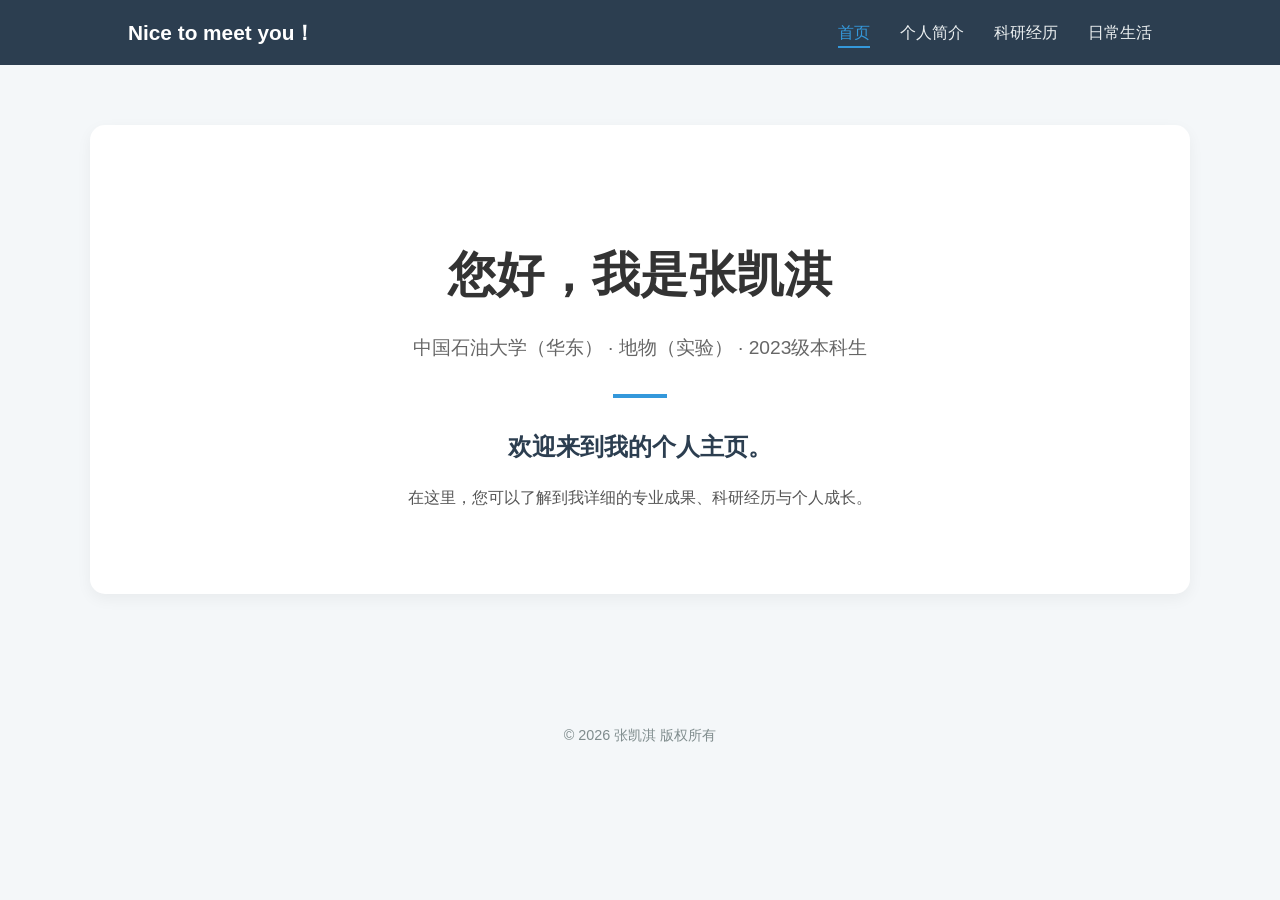
<file: index.html>
<!DOCTYPE html>
<html lang="zh-CN">
<head>
    <meta charset="UTF-8">
    <title>首页 | 张凯淇的个人主页</title>
    <link rel="stylesheet" href="style.css">
</head>
<body>
    <nav>
        <div class="logo">Nice to meet you！</div>
        <ul>
            <li><a href="index.html" class="active">首页</a></li>
            <li><a href="about.html">个人简介</a></li>
            <li><a href="research.html">科研经历</a></li>
            <li><a href="life.html">日常生活</a></li>
        </ul>
    </nav>

    <div class="container">
        <div class="card" style="text-align: center; padding: 80px 40px;">
            <h1 style="font-size: 3rem; margin-bottom: 10px;">您好，我是张凯淇</h1>
            <p style="font-size: 1.2rem; color: #666;">中国石油大学（华东） · 地物（实验） · 2023级本科生</p>
            
            <!-- 分割线 -->
            <hr style="width: 50px; border: 2px solid var(--accent-color); margin: 30px auto;">
            
            <!-- 第一句话：加粗加大一点作为欢迎语 -->
            <p style="font-size: 1.5rem; font-weight: 600; color: #2c3e50; margin-bottom: 15px;">
                欢迎来到我的个人主页。
            </p>
            
            <!-- 第二句话：详细描述，设置最大宽度保证在宽屏下也能美观换行 -->
            <p style="max-width: 600px; margin: 0 auto; line-height: 2; color: #555;">
                在这里，您可以了解到我详细的专业成果、科研经历与个人成长。
            </p>
        </div>
    </div>
    <footer>&copy; 2026 张凯淇 版权所有</footer>
</body>
</html>
</file>
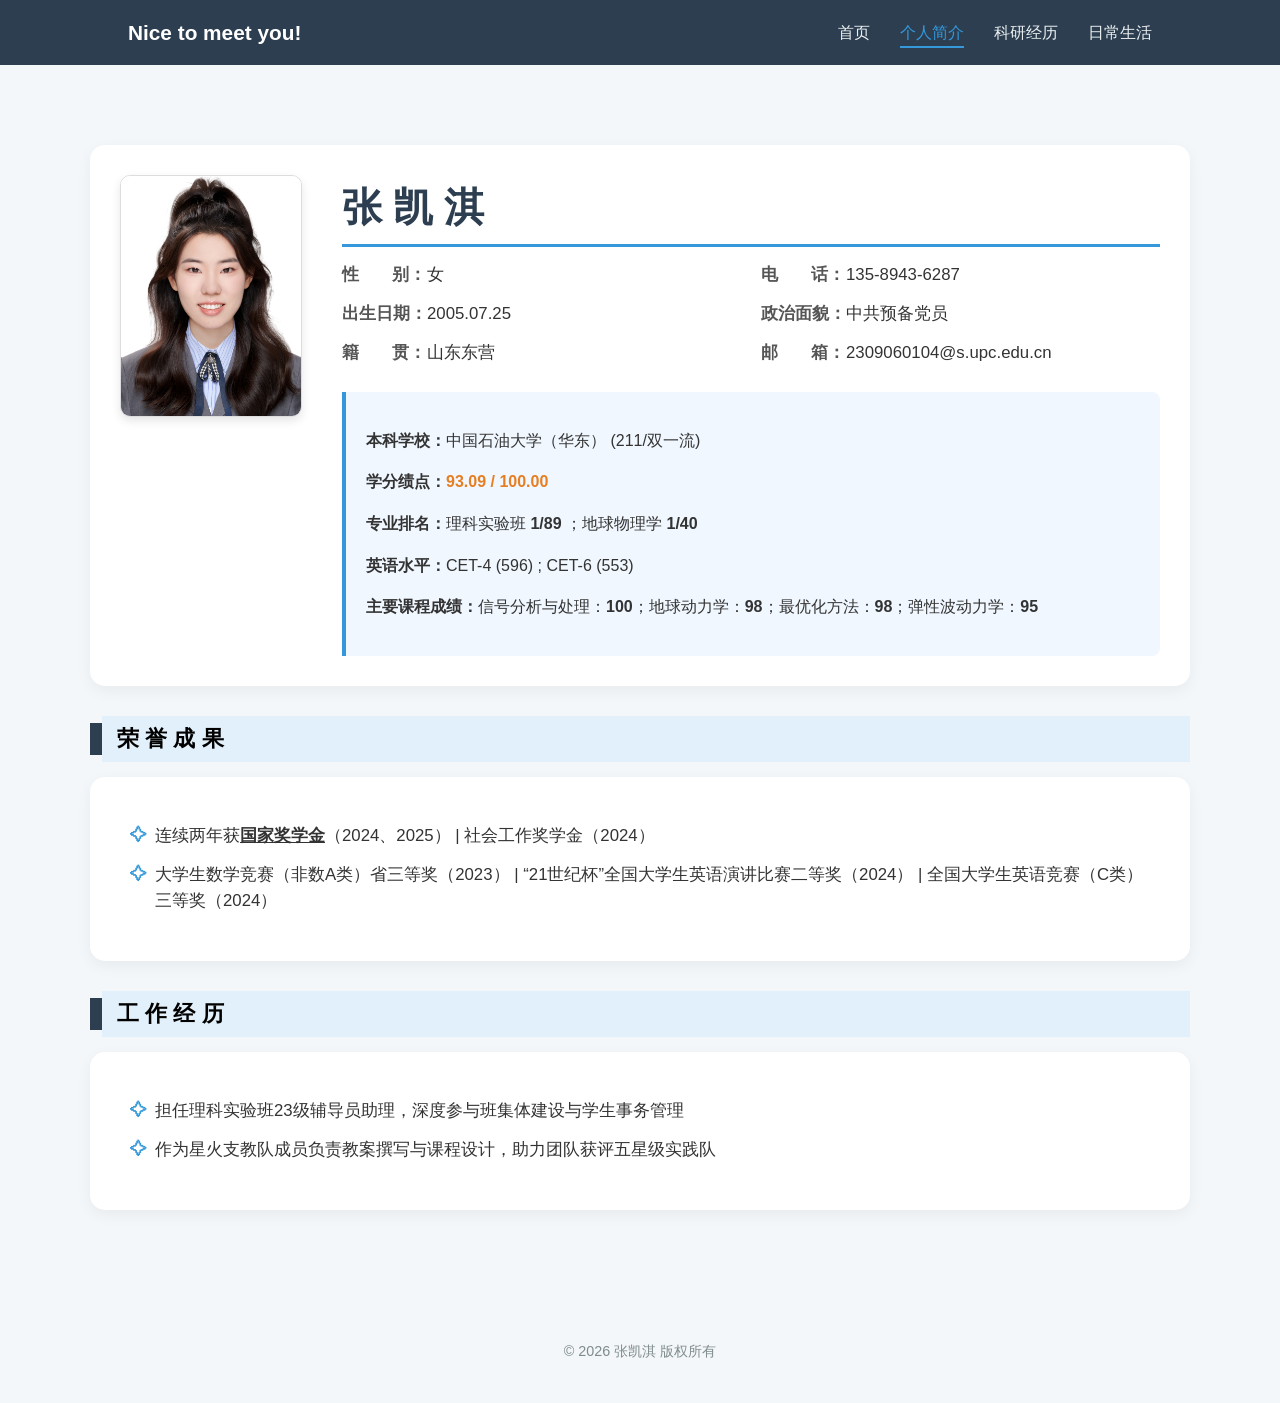
<file: about.html>
<!DOCTYPE html>
<html lang="zh-CN">
<head>
    <meta charset="UTF-8">
    <title>个人简介 | 张凯淇</title>
    <link rel="stylesheet" href="style.css">
    <style>
        /* 个人基本信息布局 */
        .profile-header {
            display: flex;
            gap: 40px;
            align-items: flex-start;
            flex-wrap: wrap;
        }

        .profile-photo {
            width: 180px;
            height: 240px;
            object-fit: cover;
            border-radius: 10px;
            box-shadow: 0 4px 10px rgba(0,0,0,0.1);
            border: 1px solid #ddd;
        }

        .profile-details {
            flex: 1;
            min-width: 300px;
        }

        /* 姓名及下划线样式 */
        .name-title {
            color: #2c3e50;
            font-size: 2.5rem;
            margin: 0 0 10px 0;
            font-weight: bold;
            border-bottom: 3px solid #3498db; /* 与学术块颜色一致的亮蓝色 */
            padding-bottom: 5px;
            display: block;
        }

        .info-grid {
            display: grid;
            grid-template-columns: 1fr 1fr;
            gap: 12px 20px;
            margin-top: 15px;
            font-size: 1.05rem;
        }

        .info-item b {
            color: #555;
            display: inline-block;
            width: 85px;
        }

        /* 学术数据高亮区 */
        .academic-stats {
            background-color: #f0f7ff;
            border-left: 4px solid #3498db;
            padding: 20px;
            margin-top: 25px;
            border-radius: 0 8px 8px 0;
        }

        /* --- 新增：图片中的标题栏样式 (蓝色系还原) --- */
        .custom-section-title {
            display: flex;
            align-items: center;
            margin: 30px 0 15px 0;
        }

        .dark-blue-block {
            width: 12px;
            height: 32px;
            background-color: #8b0000; /* 这里可以根据喜好改深蓝色 #1a3a5a，若要纯蓝统一可改 */
            background-color: #2c3e50; /* 采用深蓝色方块 */
            margin-right: 0;
        }

        .light-blue-bar {
            flex: 1;
            background-color: #e1f0fa; /* 浅蓝色背景条 */
            padding: 5px 15px;
            font-size: 1.4rem;
            font-weight: bold;
            color: #000;
        }

        /* 列表项样式 */
        .experience-list {
            list-style: none;
            padding-left: 10px;
        }

        .experience-list li {
            position: relative;
            padding-left: 25px;
            margin-bottom: 12px;
            line-height: 1.6;
            font-size: 1.05rem;
        }

        .experience-list li::before {
            content: "✧"; /* 还原图片中的菱形符号 */
            position: absolute;
            left: 0;
            color: #3498db;
            font-weight: bold;
        }

        .highlight-bold {
            font-weight: bold;
            text-decoration: underline; /* 还原图片中“国家奖学金”的强调感 */
        }
    </style>
</head>
<body>
    <nav>
        <div class="logo">Nice to meet you!</div>
        <ul>
            <li><a href="index.html">首页</a></li>
            <li><a href="about.html" class="active">个人简介</a></li>
            <li><a href="research.html">科研经历</a></li>
            <li><a href="life.html">日常生活</a></li>
        </ul>
    </nav>

    <div class="container">
        <!-- 1. 基本信息卡片 -->
        <div class="card" style="margin-top: 20px;">
            <div class="profile-header">
                <img src="Images/me.jpg" alt="张凯淇 个人照" class="profile-photo">
                <div class="profile-details">
                    <span class="name-title">张 凯 淇</span>
                    <div class="info-grid">
                        <div class="info-item"><b>性&nbsp;&nbsp;&nbsp;&nbsp;&nbsp;&nbsp;&nbsp;别：</b>女</div>
                        <div class="info-item"><b>电&nbsp;&nbsp;&nbsp;&nbsp;&nbsp;&nbsp;&nbsp;话：</b>135-8943-6287</div>
                        <div class="info-item"><b>出生日期：</b>2005.07.25</div>
                        <div class="info-item"><b>政治面貌：</b>中共预备党员</div>
                        <div class="info-item"><b>籍&nbsp;&nbsp;&nbsp;&nbsp;&nbsp;&nbsp;&nbsp;贯：</b>山东东营</div>
                        <div class="info-item"><b>邮&nbsp;&nbsp;&nbsp;&nbsp;&nbsp;&nbsp;&nbsp;箱：</b>2309060104@s.upc.edu.cn</div>
                    </div>

                    <div class="academic-stats">
                        <p><b>本科学校：</b>中国石油大学（华东） (211/双一流)</p>
                        <p><b>学分绩点：</b><span style="color: #e67e22; font-weight: bold;">93.09 / 100.00</span></p>
                        <p><b>专业排名：</b>理科实验班 <b>1/89</b> ；地球物理学 <b>1/40</b></p>
                        <p><b>英语水平：</b>CET-4 (596) ; CET-6 (553)</p>
                        <p><b>主要课程成绩：</b>信号分析与处理：<b>100</b>；地球动力学：<b>98</b>；最优化方法：<b>98</b>；弹性波动力学：<b>95</b></p>
                    </div>
                </div>
            </div>
        </div>

        <!-- 2. 荣誉成果 (还原图片样式) -->
        <div class="custom-section-title">
            <div class="dark-blue-block"></div>
            <div class="light-blue-bar">荣 誉 成 果</div>
        </div>
        <div class="card">
            <ul class="experience-list">
                <li>连续两年获<span class="highlight-bold">国家奖学金</span>（2024、2025） | 社会工作奖学金（2024）</li>
                <li>大学生数学竞赛（非数A类）省三等奖（2023） | “21世纪杯”全国大学生英语演讲比赛二等奖（2024） | 全国大学生英语竞赛（C类）三等奖（2024）</li>
            </ul>
        </div>

        <!-- 3. 工作经历 (还原图片样式) -->
        <div class="custom-section-title">
            <div class="dark-blue-block"></div>
            <div class="light-blue-bar">工 作 经 历</div>
        </div>
        <div class="card">
            <ul class="experience-list">
                <li>担任理科实验班23级辅导员助理，深度参与班集体建设与学生事务管理</li>
                <li>作为星火支教队成员负责教案撰写与课程设计，助力团队获评五星级实践队</li>
            </ul>
        </div>
    </div>

    <footer>&copy; 2026 张凯淇 版权所有</footer>
</body>
</html>
</file>
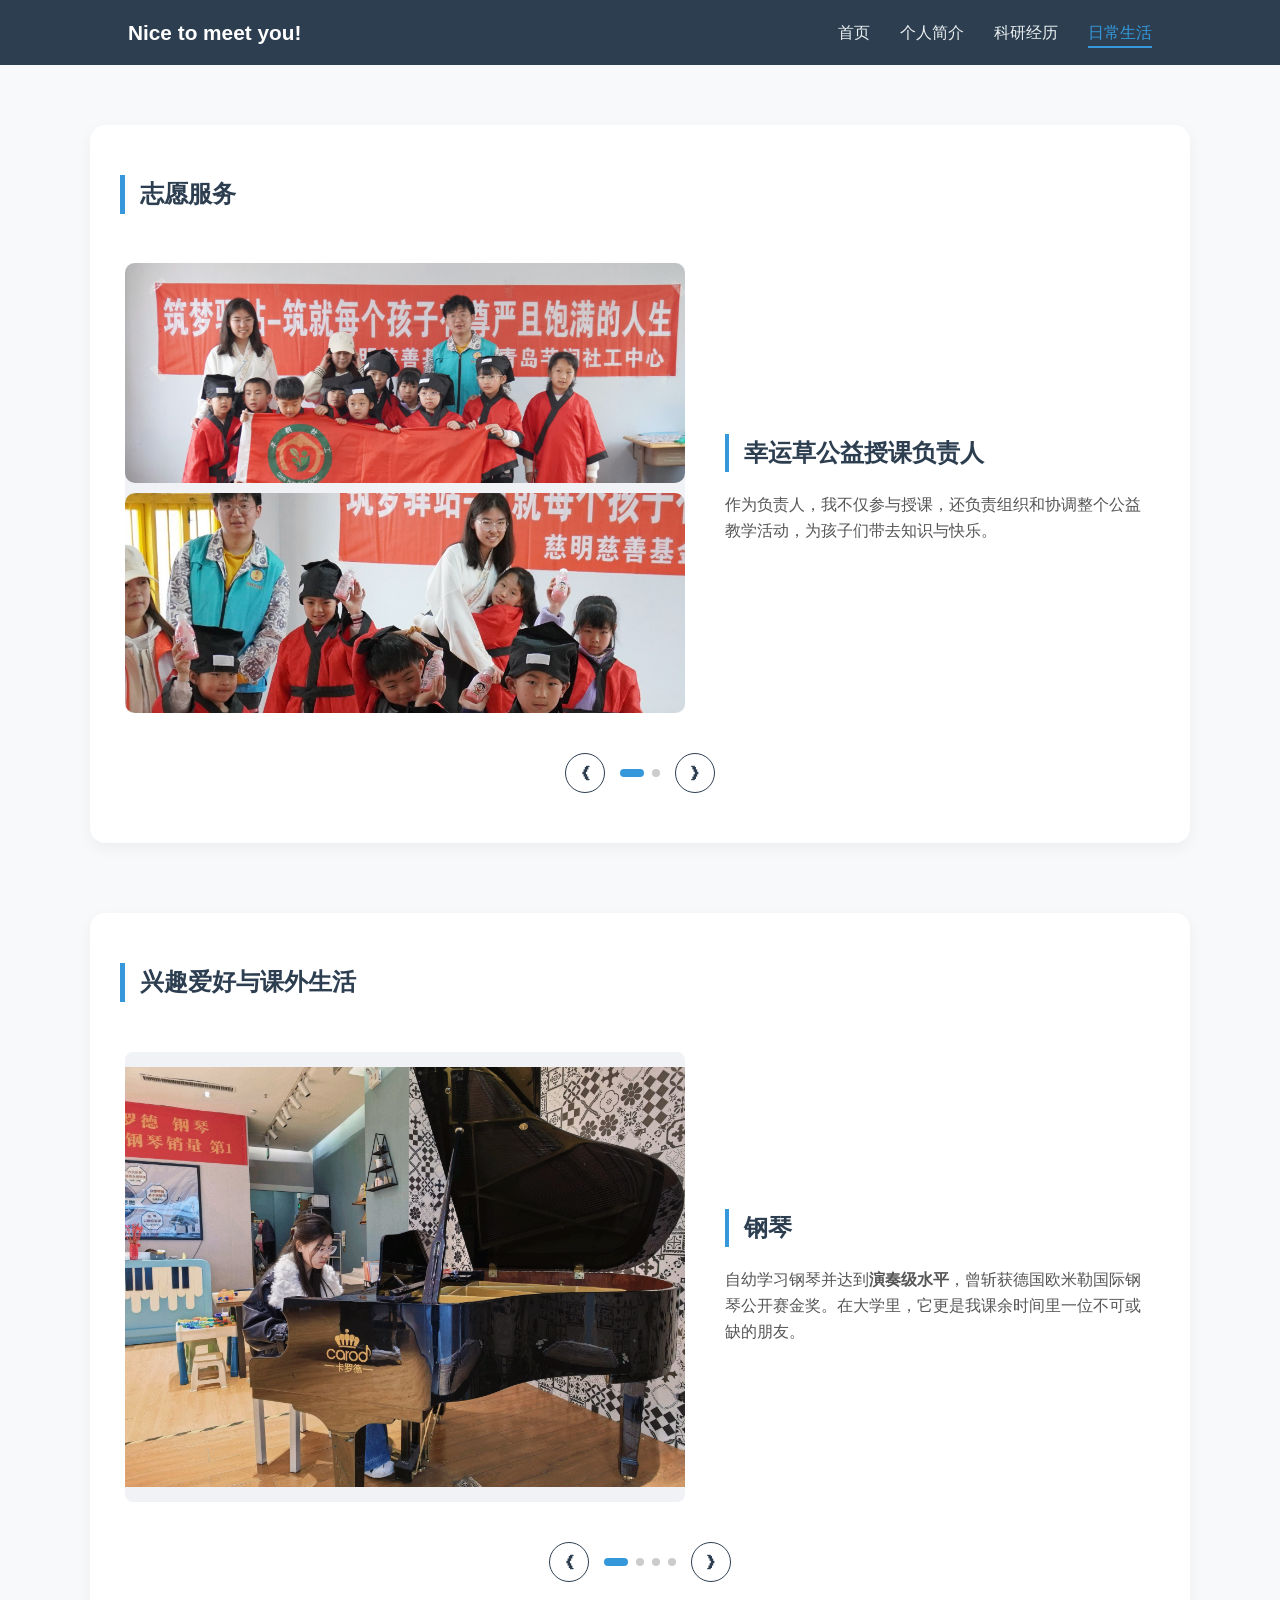
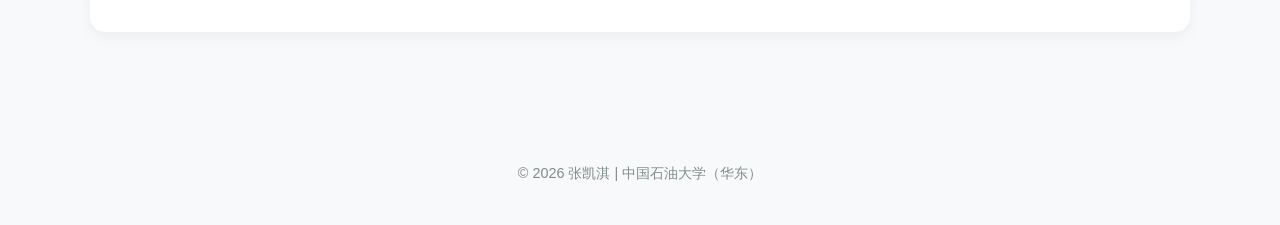
<file: life.html>
<!DOCTYPE html>
<html lang="zh-CN">
<head>
    <meta charset="UTF-8">
    <title>日常生活 | 张凯淇</title>
    <link rel="stylesheet" href="style.css">
    <style>
        body { background-color: #f8f9fa; } /* 给页面一个浅灰色背景，让卡片更突出 */
        .container { display: flex; flex-direction: column; gap: 40px; } /* 让两个卡片之间有间距 */
        .card { padding: 30px; }
        
        /* === 滑窗通用样式 (无需修改) === */
        .slider-area { position: relative; width: 100%; overflow: hidden; padding: 20px 0; }
        .slider-track { display: flex; transition: transform 0.5s ease-in-out; }
        .slide-pane { min-width: 100%; display: flex; gap: 40px; align-items: stretch; }
        
        .image-side { flex: 1.3; height: 450px; display: flex; gap: 10px; background: #f0f2f5; border-radius: 8px; }
        .image-side img { width: 100%; height: 100%; object-fit: contain; }

        .v-stack { flex-direction: column; }
        .v-stack img { height: calc(50% - 5px); object-fit: cover; object-position: center 20%; }

        .h-stack { flex-direction: row; }
        .h-stack img { width: calc(50% - 5px); object-fit: cover; }

        .text-side { flex: 1; display: flex; flex-direction: column; justify-content: center; }
        .text-side h3 { margin-bottom: 20px; border-left: 4px solid #3498db; padding-left: 15px; font-size: 1.5em; }

        .slider-nav { display: flex; justify-content: center; align-items: center; gap: 15px; margin-top: 30px; }
        .nav-btn { background: #fff; border: 1px solid #2c3e50; color: #2c3e50; width: 40px; height: 40px; border-radius: 50%; cursor: pointer; font-size: 1.2em; transition: 0.3s; }
        .nav-btn:hover { background: #2c3e50; color: #fff; }
        .dots-container { display: flex; gap: 8px; align-items: center; }
        .dot { width: 8px; height: 8px; background: #ccc; border-radius: 50%; cursor: pointer; transition: 0.3s; }
        .dot.active { background: #3498db; width: 24px; border-radius: 4px; }
    </style>
</head>
<body>

    <nav>
        <div class="logo">Nice to meet you!</div>
        <ul>
            <li><a href="index.html">首页</a></li>
            <li><a href="about.html">个人简介</a></li>
            <li><a href="research.html">科研经历</a></li>
            <li><a href="life.html" class="active">日常生活</a></li>
        </ul>
    </nav>

    <div class="container">
        
        <!-- ============================ -->
        <!--   第一大段：志愿服务 (新增)     -->
        <!-- ============================ -->
        <div class="card">
            <h2>志愿服务</h2>
            
            <div class="slider-area" id="volunteer-slider">
                <div class="slider-track">
                    
                    <!-- 1. 幸运草 -->
                    <div class="slide-pane">
                        <div class="image-side v-stack">
                            <!-- !!! 请替换成你的图片 !!! -->
                            <img src="Images/volunteer_luckyclover1.jpg" alt="幸运草公益授课照片1">
                            <img src="Images/volunteer_luckyclover2.jpg" alt="幸运草公益授课照片2">
                        </div>
                        <div class="text-side">
                            <h3><b>幸运草公益授课负责人</b></h3>
                            <p>作为负责人，我不仅参与授课，还负责组织和协调整个公益教学活动，为孩子们带去知识与快乐。</p>
                        </div>
                    </div>

                    <!-- 2. 星火支教 -->
                    <div class="slide-pane">
                        <div class="image-side v-stack">
                             <!-- !!! 请替换成你的图片 !!! -->
                            <img src="Images/volunteer_spark1.jpg" alt="星火支教队照片1">
                            <img src="Images/volunteer_spark2.jpg" alt="星火支教队照片2">
                        </div>
                        <div class="text-side">
                            <h3><b>加入星火支教队</b></h3>
                            <p>在星火支教队中，我主要负责教案的撰写和课程设计，将专业的知识转化为生动有趣的课堂内容，为偏远地区教育贡献一份力量。</p>
                        </div>
                    </div>

                </div>

                <div class="slider-nav">
                    <button class="nav-btn nav-btn-prev">❮</button>
                    <div class="dots-container"></div>
                    <button class="nav-btn nav-btn-next">❯</button>
                </div>
            </div>
        </div>


        <!-- ============================ -->
        <!--  第二大段：兴趣爱好与课外生活  -->
        <!-- ============================ -->
        <div class="card">
            <h2>兴趣爱好与课外生活</h2>
            
            <div class="slider-area" id="hobby-slider">
                <div class="slider-track">
                    
                    <!-- 1. 钢琴 -->
                    <div class="slide-pane">
                        <div class="image-side"> 
                            <img src="Images/piano1.jpg" alt="钢琴演奏">
                        </div>
                        <div class="text-side">
                            <h3><b>钢琴</b></h3>
                            <p>自幼学习钢琴并达到<b>演奏级水平</b>，曾斩获德国欧米勒国际钢琴公开赛金奖。在大学里，它更是我课余时间里一位不可或缺的朋友。</p>
                        </div>
                    </div>

                    <!-- 2. 民族舞 -->
                    <div class="slide-pane">
                        <div class="image-side"> 
                            <img src="Images/dance1.jpg" alt="民族舞表演">
                        </div>
                        <div class="text-side">
                            <h3>民族舞</h3>
                            <p>从4岁起学习舞蹈，并取得<b>中国舞十级证书</b>。12年的舞蹈生涯教会了我坚韧和不放弃，也让我在大学里面对高强度学习科研任务时，依然能保持良好的体能与心态。</p>
                        </div>
                    </div>

                    <!-- 3. 书法与绘画 -->
                    <div class="slide-pane">
                        <div class="image-side v-stack">
                            <img src="Images/art2.jpg" alt="书法作品">
                            <img src="Images/art1.jpg" alt="绘画作品">
                        </div>
                        <div class="text-side">
                            <h3>书法和绘画</h3>
                            <p>书法和画画是陪伴我最久的两位朋友。16年的学习生涯，我不但获得了书法和画画十级证书，也收获了在喧嚣世界中迅速平静下来思考的能力。</p>
                        </div>
                    </div>

                    <!-- 4. 辩论 -->
                    <div class="slide-pane">
                        <div class="image-side">
                            <img src="Images/debate1.jpg" alt="辩论赛现场">
                        </div>
                        <div class="text-side">
                            <h3>课余活动：辩论</h3>
                            <p>大一时参加校级辩论赛，作为三辩，获得了总决赛亚军的成绩，这段经历也锻炼了我的表达能力和应变能力。</p>
                        </div>
                    </div>

                </div>

                <div class="slider-nav">
                    <button class="nav-btn nav-btn-prev">❮</button>
                    <div class="dots-container"></div>
                    <button class="nav-btn nav-btn-next">❯</button>
                </div>
            </div>
        </div>
    </div>

    <footer>&copy; 2026 张凯淇 | 中国石油大学（华东）</footer>

    <script>
        /**
         * 初始化一个滑窗功能
         * @param {string} sliderId - 滑窗区域容器的ID
         */
        function initializeSlider(sliderId) {
            const sliderArea = document.getElementById(sliderId);
            if (!sliderArea) return; // 如果找不到该ID的元素，则退出

            const track = sliderArea.querySelector('.slider-track');
            const dotsContainer = sliderArea.querySelector('.dots-container');
            const slides = sliderArea.querySelectorAll('.slide-pane');
            const prevBtn = sliderArea.querySelector('.nav-btn-prev');
            const nextBtn = sliderArea.querySelector('.nav-btn-next');
            let index = 0;

            // 如果没有幻灯片，则不执行任何操作
            if (slides.length === 0) return;

            // 动态创建导航点
            dotsContainer.innerHTML = ''; // 清空，防止重复
            slides.forEach((_, i) => {
                const dot = document.createElement('div');
                dot.classList.add('dot');
                if (i === 0) dot.classList.add('active');
                dot.onclick = () => goToSlide(i);
                dotsContainer.appendChild(dot);
            });
            const dots = dotsContainer.querySelectorAll('.dot');

            // 更新导航点的激活状态
            function updateDots() {
                dots.forEach(d => d.classList.remove('active'));
                dots[index].classList.add('active');
            }

            // 移动幻灯片
            function moveSlide(step) {
                // 使用取模运算来循环切换
                index = (index + step + slides.length) % slides.length;
                track.style.transform = `translateX(-${index * 100}%)`;
                updateDots();
            }

            // 跳转到指定幻灯片
            function goToSlide(i) {
                index = i;
                track.style.transform = `translateX(-${index * 100}%)`;
                updateDots();
            }

            // 绑定按钮事件
            prevBtn.addEventListener('click', () => moveSlide(-1));
            nextBtn.addEventListener('click', () => moveSlide(1));
        }

        // 页面加载完成后，分别初始化两个滑窗
        document.addEventListener('DOMContentLoaded', () => {
            initializeSlider('volunteer-slider');
            initializeSlider('hobby-slider');
        });
    </script>
</body>
</html>
</file>
<file: style.css>
/* style.css - 统一样式 */
:root {
    --primary-color: #2c3e50; /* 深蓝色，代表专业严谨 */
    --accent-color: #3498db;  /* 亮蓝色，用于高亮 */
    --bg-color: #f4f7f9;
    --card-bg: #ffffff;
}

body {
    font-family: 'PingFang SC', 'Microsoft YaHei', sans-serif;
    line-height: 1.6;
    color: #333;
    background-color: var(--bg-color);
    margin: 0;
}

/* 导航栏 */
nav {
    background-color: var(--primary-color);
    padding: 1rem 10%;
    display: flex;
    justify-content: space-between;
    align-items: center;
    position: sticky;
    top: 0;
    z-index: 1000;
}

.logo { color: white; font-weight: bold; font-size: 1.3rem; }
nav ul { list-style: none; display: flex; margin: 0; padding: 0; }
nav ul li { margin-left: 30px; }
nav ul li a { 
    color: #ecf0f1; 
    text-decoration: none; 
    font-weight: 500; 
    transition: 0.3s;
    padding-bottom: 5px;
}
nav ul li a:hover, nav ul li a.active { 
    color: var(--accent-color); 
    border-bottom: 2px solid var(--accent-color); 
}

/* 内容容器 */
.container {
    max-width: 1100px;
    margin: 40px auto;
    padding: 20px;
    animation: fadeIn 0.8s ease;
}

@keyframes fadeIn {
    from { opacity: 0; transform: translateY(15px); }
    to { opacity: 1; transform: translateY(0); }
}

/* 通用卡片样式 */
.card {
    background: var(--card-bg);
    padding: 30px;
    border-radius: 15px;
    box-shadow: 0 5px 15px rgba(0,0,0,0.05);
    margin-bottom: 30px;
}

h2 { border-left: 5px solid var(--accent-color); padding-left: 15px; color: var(--primary-color); }

/* ================= 轮播图核心样式 ================= */
.slider-area {
    position: relative;
    width: 100%;
    overflow: hidden;
}

.slider-track {
    display: flex;
    transition: transform 0.5s ease-in-out;
    width: 100%;
}

.slide-pane {
    min-width: 100%;
    display: flex;
    gap: 30px;
    align-items: center; /* 垂直居中对齐 */
    padding: 10px 5px;
    box-sizing: border-box;
}

/* 左侧图片区 (对应之前 HTML 的 slide-left) */
.slide-left, .image-side {
    flex: 1.2;
    min-height: 350px; 
    display: flex;
    gap: 10px;
    background-color: #f9f9f9; 
    border-radius: 10px;
    align-items: center;
    justify-content: center;
}

/* 新增：两张图并排显示的网格容器 */
.img-grid {
    display: flex;
    gap: 15px;
    width: 100%;
    padding: 10px;
}

.img-item {
    flex: 1;
    text-align: center;
}

.img-item img {
    width: 100%;
    height: auto !important; /* 覆盖之前的固定高度 */
    object-fit: contain !important;
    border-radius: 6px;
    box-shadow: 0 4px 10px rgba(0,0,0,0.1);
}

.img-caption {
    font-size: 13px;
    color: #555;
    margin-top: 8px;
    font-weight: 500;
}

/* 单张图片属性 (维持原样) */
.slide-left img:not(.img-item img), .image-side img {
    width: 100%;
    height: 100%;
    object-fit: contain; 
    border-radius: 10px;
}

/* 垂直堆叠模式 */
.v-stack {
    flex-direction: column;
}
.v-stack img {
    height: calc(50% - 5px); 
    object-fit: cover; 
}

/* 水平并排模式 */
.h-stack {
    flex-direction: row;
}
.h-stack img {
    width: calc(50% - 5px); 
    object-fit: cover; 
}

/* 右侧文字区 (对应之前 HTML 的 slide-right) */
.slide-right, .text-side {
    flex: 1;
    padding: 10px 0;
}

.slide-right h4, .text-side h3 {
    color: var(--primary-color);
    margin-top: 0;
    margin-bottom: 15px;
    font-size: 1.25rem;
}

.tech-tag {
    background: var(--accent-color);
    color: white;
    padding: 2px 8px;
    border-radius: 4px;
    font-size: 0.85rem;
    margin-right: 8px;
    vertical-align: middle;
}

.slide-right p, .text-side p {
    margin: 0;
    word-break: break-word; 
    font-size: 1rem;
    color: #555;
}

/* 轮播控制 */
.slider-nav {
    display: flex;
    justify-content: center;
    align-items: center;
    gap: 20px;
    margin-top: 20px;
}

.nav-btn {
    background: white;
    border: 1px solid var(--accent-color);
    color: var(--accent-color);
    width: 35px;
    height: 35px;
    border-radius: 50%;
    cursor: pointer;
    transition: 0.3s;
}

.nav-btn:hover {
    background: var(--accent-color);
    color: white;
}

.dots-container {
    display: flex;
    gap: 8px;
}

.dot {
    width: 8px;
    height: 8px;
    background: #ccc;
    border-radius: 50%;
    cursor: pointer;
}

.dot.active {
    background: var(--accent-color);
    width: 20px;
    border-radius: 4px;
}

/* ================= 其他原有样式 ================= */
footer { text-align: center; padding: 40px; color: #7f8c8d; font-size: 0.9rem; }

.framework-list {
    list-style: none;
    padding-left: 0;
    margin-top: 10px;
}
.framework-list li {
    position: relative;
    padding-left: 28px;
    margin-bottom: 15px;
    line-height: 1.6;
    font-size: 1.05rem;
    color: #444;
}
.framework-list li::before {
    content: "✦";
    position: absolute;
    left: 0;
    top: 2px;
    color: var(--accent-color);
    font-size: 1.2rem;
}
.framework-list b { color: var(--primary-color); }
</file>
